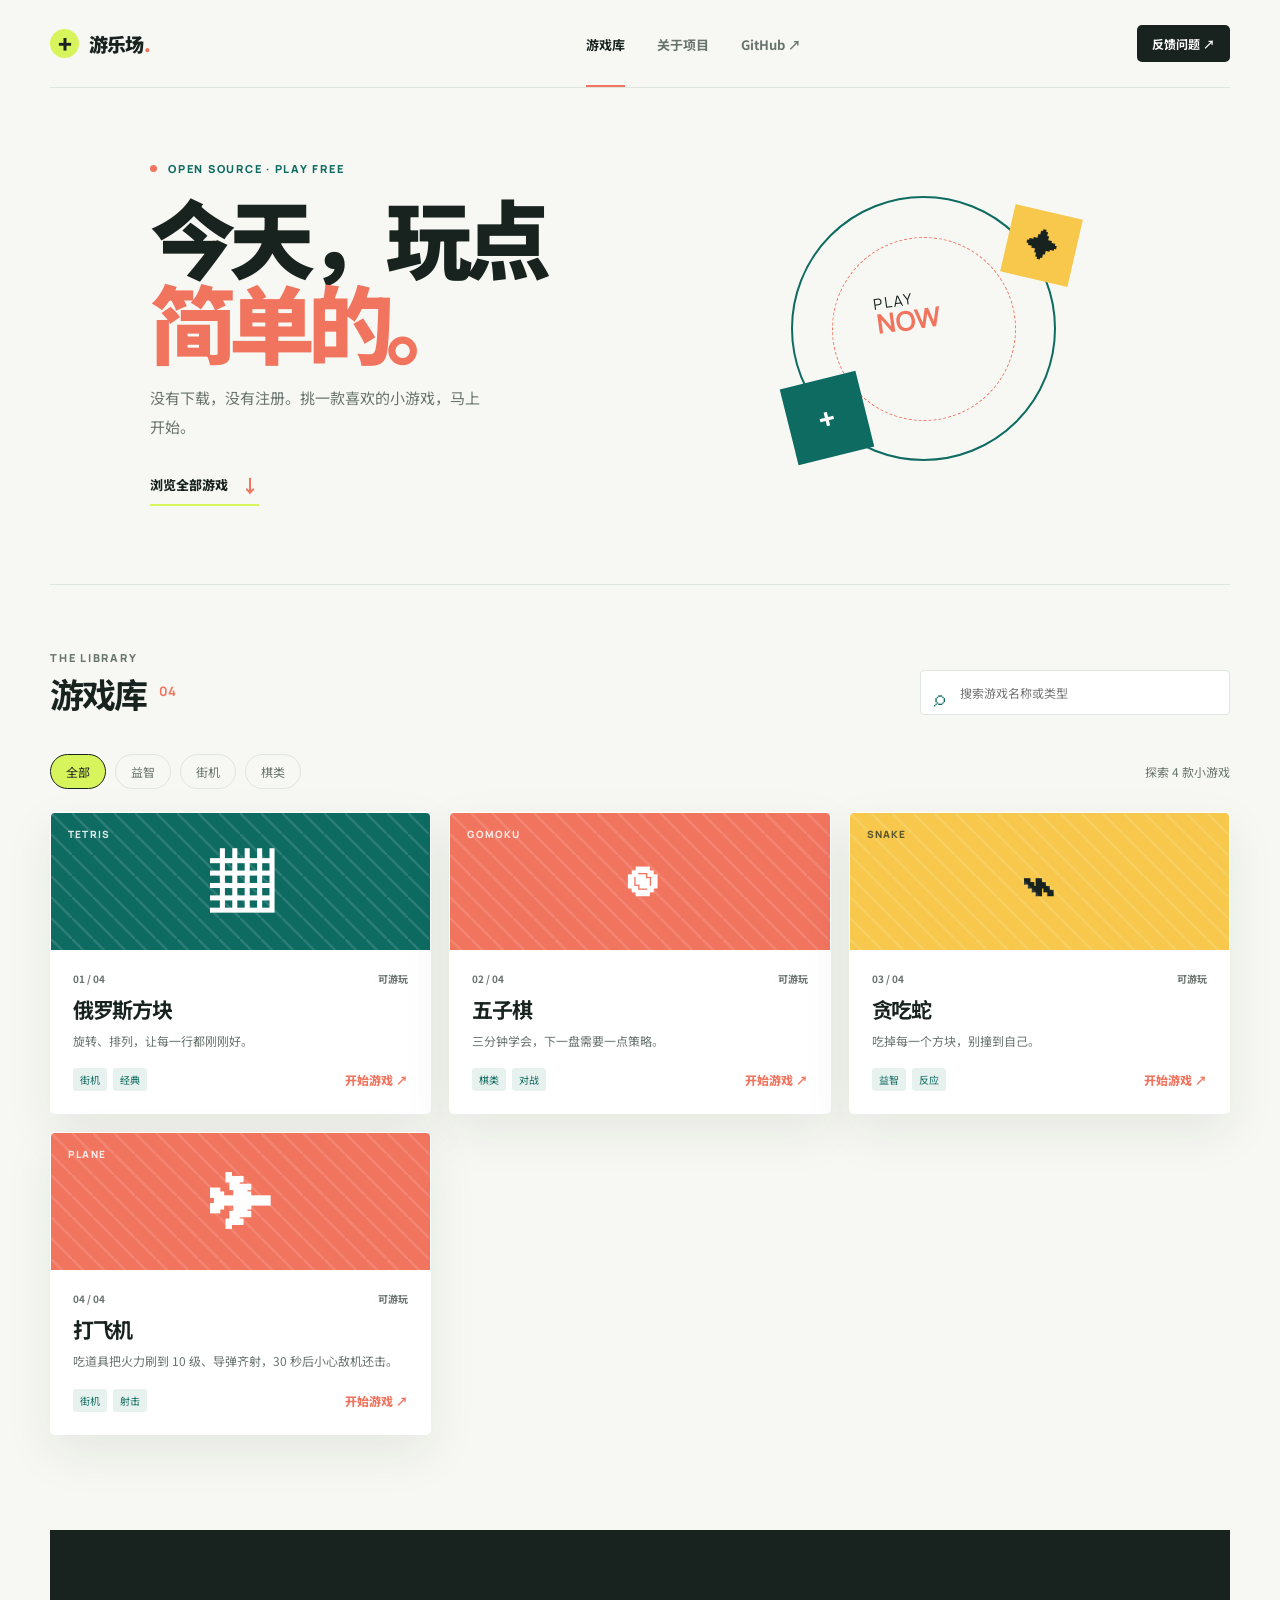
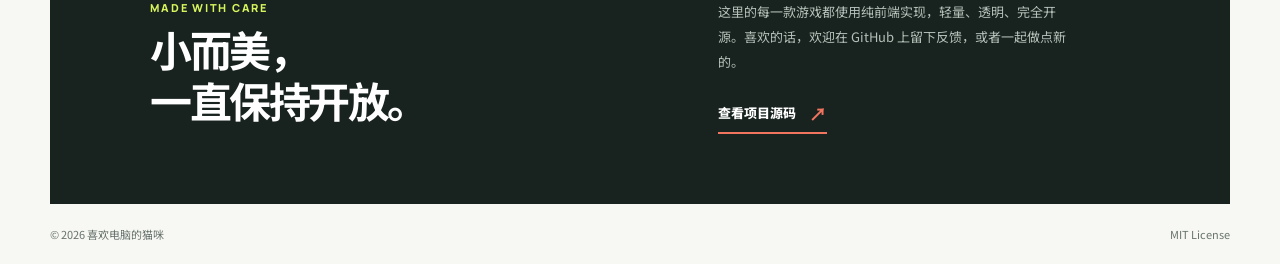
<file: index.html>
<!doctype html>
<html lang="zh-CN">
  <head>
    <meta charset="UTF-8" />
    <meta name="viewport" content="width=device-width, initial-scale=1.0" />
    <meta name="description" content="一页收集轻量、开源、即点即玩的网页小游戏。" />
    <meta name="keywords" content="小游戏,网页,开源,俄罗斯方块,五子棋,贪吃蛇" />
    <title>开源小游戏合集</title>
    <link rel="preconnect" href="https://fonts.googleapis.com" />
    <link rel="preconnect" href="https://fonts.gstatic.com" crossorigin />
    <link href="https://fonts.googleapis.com/css2?family=Manrope:wght@400;500;600;700;800&family=Noto+Sans+SC:wght@400;500;700;900&display=swap" rel="stylesheet" />
    <link rel="stylesheet" href="index.css" />
  </head>
  <body>
    <div class="page-shell">
      <header class="site-header">
        <a class="brand" href="./" aria-label="游乐场首页">
          <span class="brand-mark" aria-hidden="true">+</span>
          <span>游乐场<span class="brand-dot">.</span></span>
        </a>
        <nav class="top-nav" aria-label="主导航">
          <a class="active" href="#games">游戏库</a>
          <a href="#about">关于项目</a>
          <a href="https://github.com/xhdndmm/games" target="_blank" rel="noreferrer">GitHub ↗</a>
        </nav>
        <a class="github-button" href="https://github.com/xhdndmm/games/issues" target="_blank" rel="noreferrer">
          反馈问题 <span aria-hidden="true">↗</span>
        </a>
      </header>

      <main>
        <section class="hero" aria-labelledby="hero-title">
          <div class="hero-copy">
            <p class="eyebrow"><span class="pulse"></span> OPEN SOURCE · PLAY FREE</p>
            <h1 id="hero-title">今天，玩点<br /><em>简单的。</em></h1>
            <p class="hero-description">没有下载，没有注册。挑一款喜欢的小游戏，马上开始。</p>
            <a class="hero-link" href="#games">浏览全部游戏 <span aria-hidden="true">↓</span></a>
          </div>
          <div class="hero-art" aria-hidden="true">
            <div class="art-ring ring-one"></div>
            <div class="art-ring ring-two"></div>
            <div class="art-square square-one">✦</div>
            <div class="art-square square-two">+</div>
            <div class="art-label">PLAY<br /><strong>NOW</strong></div>
          </div>
        </section>

        <section class="library" id="games" aria-labelledby="library-title">
          <div class="section-heading">
            <div>
              <p class="section-kicker">THE LIBRARY</p>
              <h2 id="library-title">游戏库 <span id="game-count">04</span></h2>
            </div>
            <div class="search-wrap">
              <label class="sr-only" for="game-search">搜索游戏</label>
              <span class="search-icon" aria-hidden="true">⌕</span>
              <input id="game-search" type="search" placeholder="搜索游戏名称或类型" autocomplete="off" />
              <button id="clear-search" class="clear-search" type="button" aria-label="清除搜索" hidden>×</button>
              <kbd>/</kbd>
            </div>
          </div>
          <div class="toolbar">
            <div class="filters" role="group" aria-label="游戏类型筛选">
              <button class="filter-button active" type="button" data-filter="全部">全部</button>
              <button class="filter-button" type="button" data-filter="益智">益智</button>
              <button class="filter-button" type="button" data-filter="街机">街机</button>
              <button class="filter-button" type="button" data-filter="棋类">棋类</button>
            </div>
            <p class="result-note" id="result-note">探索 4 款小游戏</p>
          </div>
          <div class="game-grid" id="game-grid"></div>
          <div class="empty-state" id="empty-state" hidden>
            <span class="empty-icon">⌕</span>
            <h3>没有找到这款游戏</h3>
            <p>换个关键词试试，或者浏览全部游戏。</p>
            <button id="reset-search" type="button">清除筛选</button>
          </div>
        </section>

        <section class="about" id="about" aria-labelledby="about-title">
          <div>
            <p class="section-kicker">MADE WITH CARE</p>
            <h2 id="about-title">小而美，<br />一直保持开放。</h2>
          </div>
          <div class="about-copy">
            <p>这里的每一款游戏都使用纯前端实现，轻量、透明、完全开源。喜欢的话，欢迎在 GitHub 上留下反馈，或者一起做点新的。</p>
            <a class="text-link" href="https://github.com/xhdndmm/games" target="_blank" rel="noreferrer">
              查看项目源码 <span aria-hidden="true">↗</span>
            </a>
          </div>
        </section>
      </main>

      <footer class="site-footer">
        <span>© 2026 喜欢电脑的猫咪</span>
        <span>MIT License</span>
      </footer>
    </div>
    <script src="index.js"></script>
  </body>
</html>
</file>
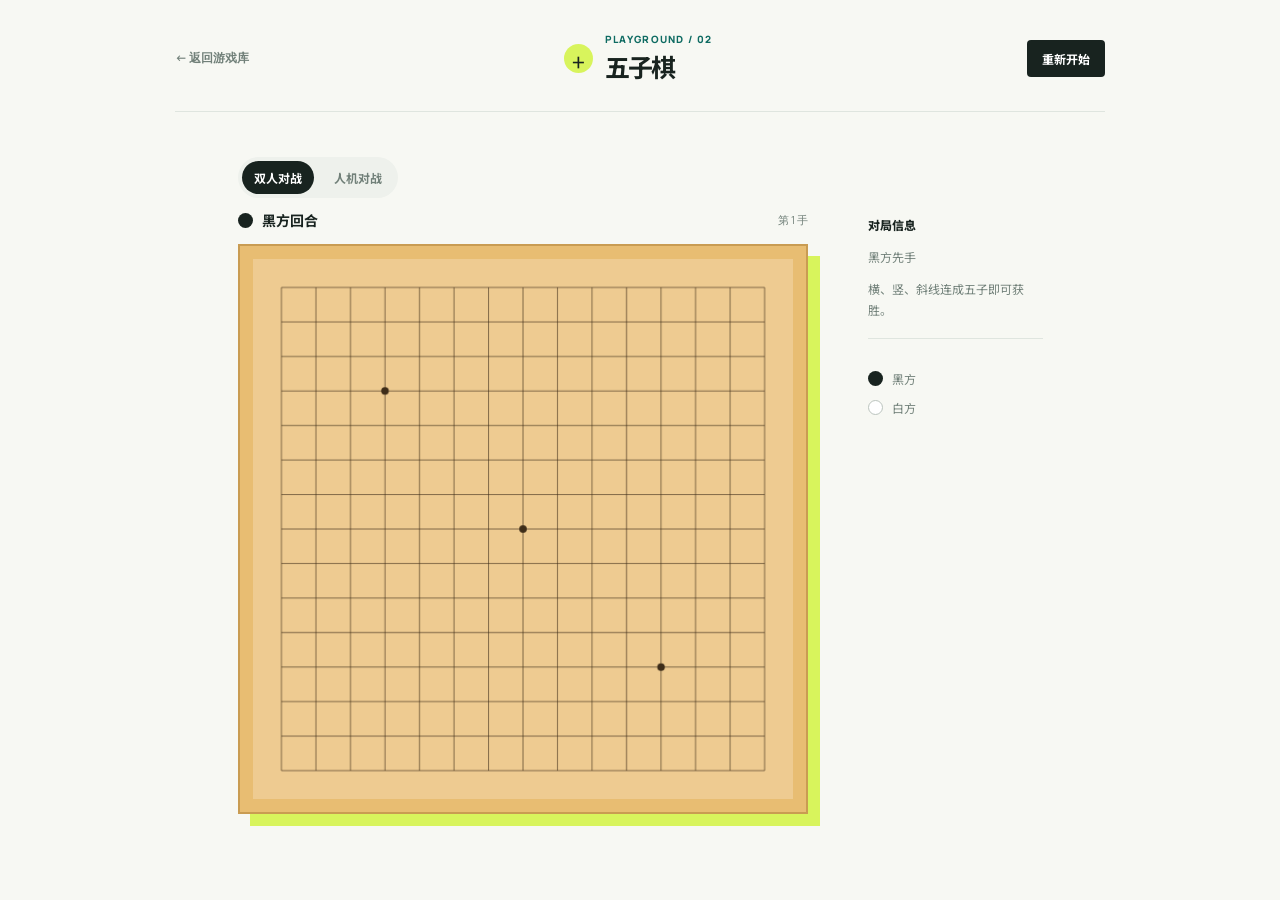
<file: games/gomoku/index.html>
<!doctype html>
<html lang="zh-CN">
  <head>
    <meta charset="UTF-8" />
    <meta name="viewport" content="width=device-width, initial-scale=1.0" />
    <title>五子棋 · 游乐场</title>
    <link rel="stylesheet" href="./css/style.css" />
  </head>
  <body>
    <main class="game-page">
      <header class="game-header">
        <a class="back-link" href="../../index.html">← 返回游戏库</a>
        <div class="game-title">
          <span class="title-mark">+</span>
          <div>
            <p>PLAYGROUND / 02</p>
            <h1>五子棋</h1>
          </div>
        </div>
        <button class="restart-button" id="restart" type="button">重新开始</button>
      </header>
      <section class="game-layout">
        <div class="board-area">
          <div class="status-bar">
            <div class="mode-toggle" aria-label="对战模式">
              <button class="mode-button active" data-mode="pvp" type="button">双人对战</button>
              <button class="mode-button" data-mode="ai" type="button">人机对战</button>
            </div>
            <div class="status">
              <span class="turn-dot black" id="turn-dot"></span>
              <strong id="status">黑方回合</strong>
              <span id="moves">第 1 手</span>
            </div>
          </div>
          <div class="board-frame">
            <canvas id="board" width="570" height="570" aria-label="五子棋棋盘"></canvas>
          </div>
        </div>
        <aside class="side-panel">
          <div class="rules">
            <span>对局信息</span>
            <p id="rule-text">黑方先手</p>
            <p>横、竖、斜线连成五子即可获胜。</p>
          </div>
          <div class="legend">
            <p><i class="black"></i>黑方</p>
            <p><i class="white"></i>白方</p>
          </div>
        </aside>
      </section>
    </main>
    <script src="./js/game.js"></script>
  </body>
</html>
</file>
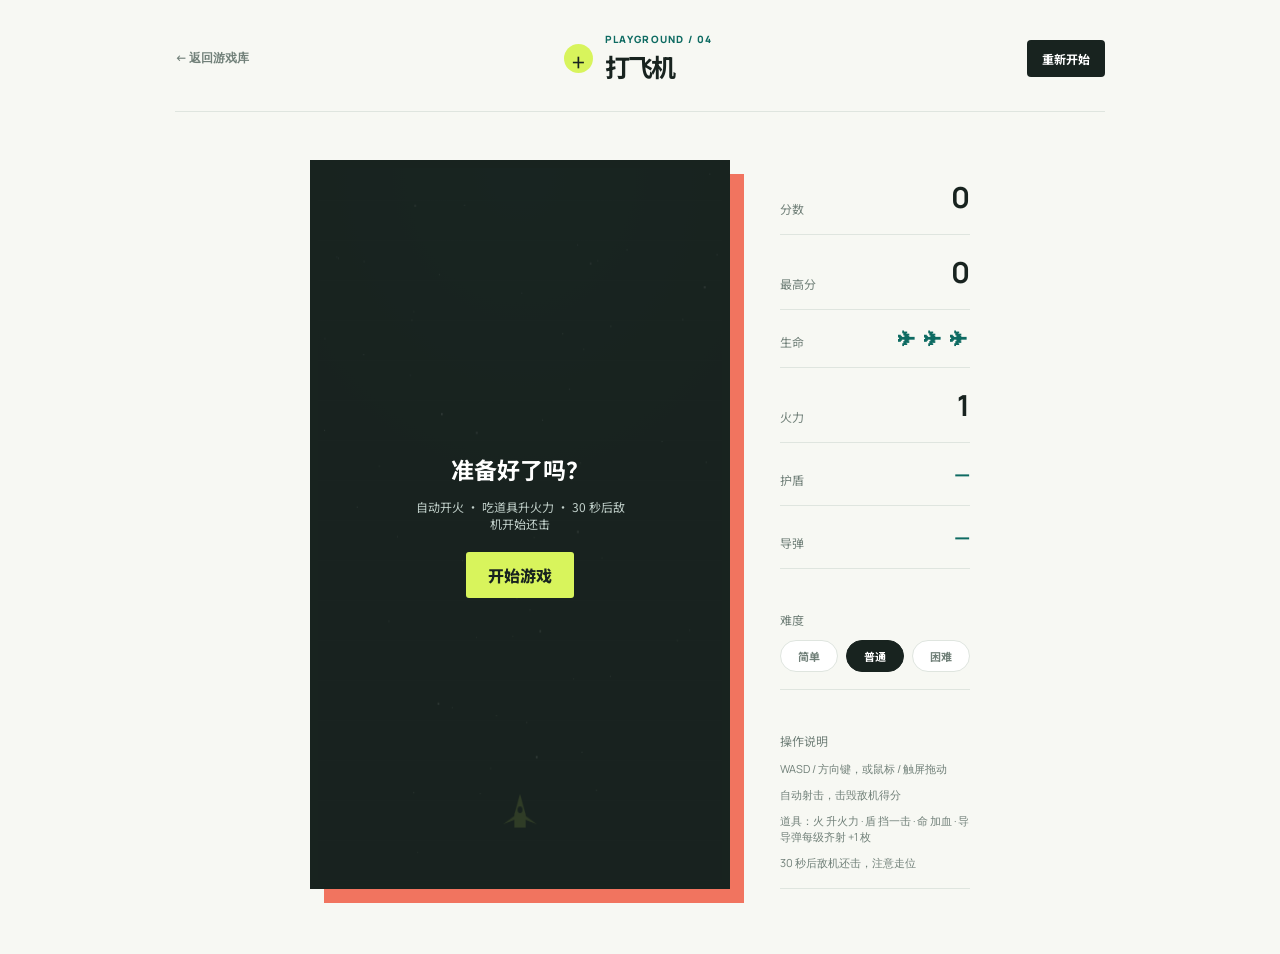
<file: games/plane/index.html>
<!doctype html>
<html lang="zh-CN">
  <head>
    <meta charset="UTF-8" />
    <meta name="viewport" content="width=device-width, initial-scale=1.0" />
    <title>打飞机 · 游乐场</title>
    <link rel="stylesheet" href="./css/style.css" />
  </head>
  <body>
    <main class="game-page">
      <header class="game-header">
        <a class="back-link" href="../../index.html">← 返回游戏库</a>
        <div class="game-title">
          <span class="title-mark">+</span>
          <div>
            <p>PLAYGROUND / 04</p>
            <h1>打飞机</h1>
          </div>
        </div>
        <button class="restart-button" id="restart" type="button">重新开始</button>
      </header>
      <section class="game-layout">
        <div class="board-wrap">
          <canvas id="board" width="480" height="640" aria-label="打飞机游戏区域"></canvas>
          <div class="overlay" id="overlay">
            <strong id="overlay-title">准备好了吗？</strong>
            <span id="overlay-copy">自动开火 · 吃道具升火力 · 30 秒后敌机开始还击</span>
            <button id="start" type="button">开始游戏</button>
          </div>
        </div>
        <aside class="side-panel">
          <div class="stat"><span>分数</span><strong id="score">0</strong></div>
          <div class="stat"><span>最高分</span><strong id="best">0</strong></div>
          <div class="stat lives"><span>生命</span><strong id="lives">✈ ✈ ✈</strong></div>
          <div class="stat"><span>火力</span><strong id="weapon">1</strong></div>
          <div class="stat shield"><span>护盾</span><strong id="shield">—</strong></div>
          <div class="stat missiles"><span>导弹</span><strong id="missiles">—</strong></div>
          <div class="difficulty">
            <span>难度</span>
            <div class="difficulty-selector" aria-label="难度选择">
              <button class="difficulty-button" data-difficulty="easy" type="button">简单</button>
              <button class="difficulty-button active" data-difficulty="normal" type="button">普通</button>
              <button class="difficulty-button" data-difficulty="hard" type="button">困难</button>
            </div>
          </div>
          <div class="controls">
            <span>操作说明</span>
            <p>WASD / 方向键，或鼠标 / 触屏拖动</p>
            <p>自动射击，击毁敌机得分</p>
            <p>道具：火 升火力 · 盾 挡一击 · 命 加血 · 导 导弹每级齐射 +1 枚</p>
            <p>30 秒后敌机还击，注意走位</p>
          </div>
          <div class="pad" aria-label="触屏方向键">
            <button data-direction="up" type="button">↑</button>
            <div>
              <button data-direction="left" type="button">←</button>
              <button data-direction="down" type="button">↓</button>
              <button data-direction="right" type="button">→</button>
            </div>
          </div>
        </aside>
      </section>
    </main>
    <script src="./js/game.js"></script>
  </body>
</html>
</file>
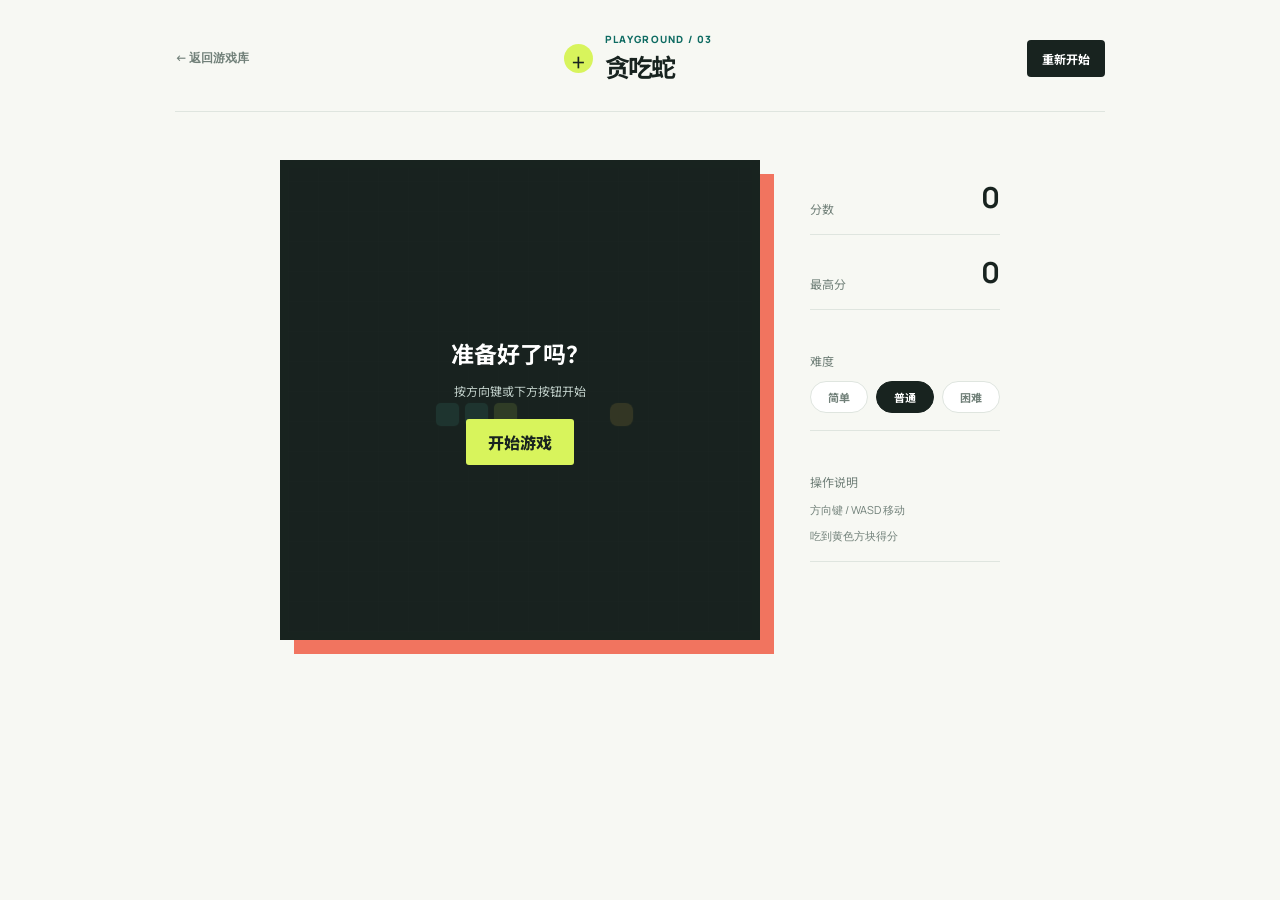
<file: games/snake/index.html>
<!doctype html>
<html lang="zh-CN">
  <head>
    <meta charset="UTF-8" />
    <meta name="viewport" content="width=device-width, initial-scale=1.0" />
    <title>贪吃蛇 · 游乐场</title>
    <link rel="stylesheet" href="./css/style.css" />
  </head>
  <body>
    <main class="game-page">
      <header class="game-header">
        <a class="back-link" href="../../index.html">← 返回游戏库</a>
        <div class="game-title">
          <span class="title-mark">+</span>
          <div>
            <p>PLAYGROUND / 03</p>
            <h1>贪吃蛇</h1>
          </div>
        </div>
        <button class="restart-button" id="restart" type="button">重新开始</button>
      </header>
      <section class="game-layout">
        <div class="board-wrap">
          <canvas id="board" width="480" height="480" aria-label="贪吃蛇游戏区域"></canvas>
          <div class="overlay" id="overlay">
            <strong id="overlay-title">准备好了吗？</strong>
            <span id="overlay-copy">按方向键或下方按钮开始</span>
            <button id="start" type="button">开始游戏</button>
          </div>
        </div>
        <aside class="side-panel">
          <div class="stat"><span>分数</span><strong id="score">0</strong></div>
          <div class="stat"><span>最高分</span><strong id="best">0</strong></div>
          <div class="difficulty">
            <span>难度</span>
            <div class="difficulty-selector" aria-label="难度选择">
              <button class="difficulty-button" data-difficulty="easy" type="button">简单</button>
              <button class="difficulty-button active" data-difficulty="normal" type="button">普通</button>
              <button class="difficulty-button" data-difficulty="hard" type="button">困难</button>
            </div>
          </div>
          <div class="controls">
            <span>操作说明</span>
            <p>方向键 / WASD 移动</p>
            <p>吃到黄色方块得分</p>
          </div>
          <div class="pad" aria-label="触屏方向键">
            <button data-direction="up" type="button">↑</button>
            <div>
              <button data-direction="left" type="button">←</button>
              <button data-direction="down" type="button">↓</button>
              <button data-direction="right" type="button">→</button>
            </div>
          </div>
        </aside>
      </section>
    </main>
    <script src="./js/game.js"></script>
  </body>
</html>
</file>
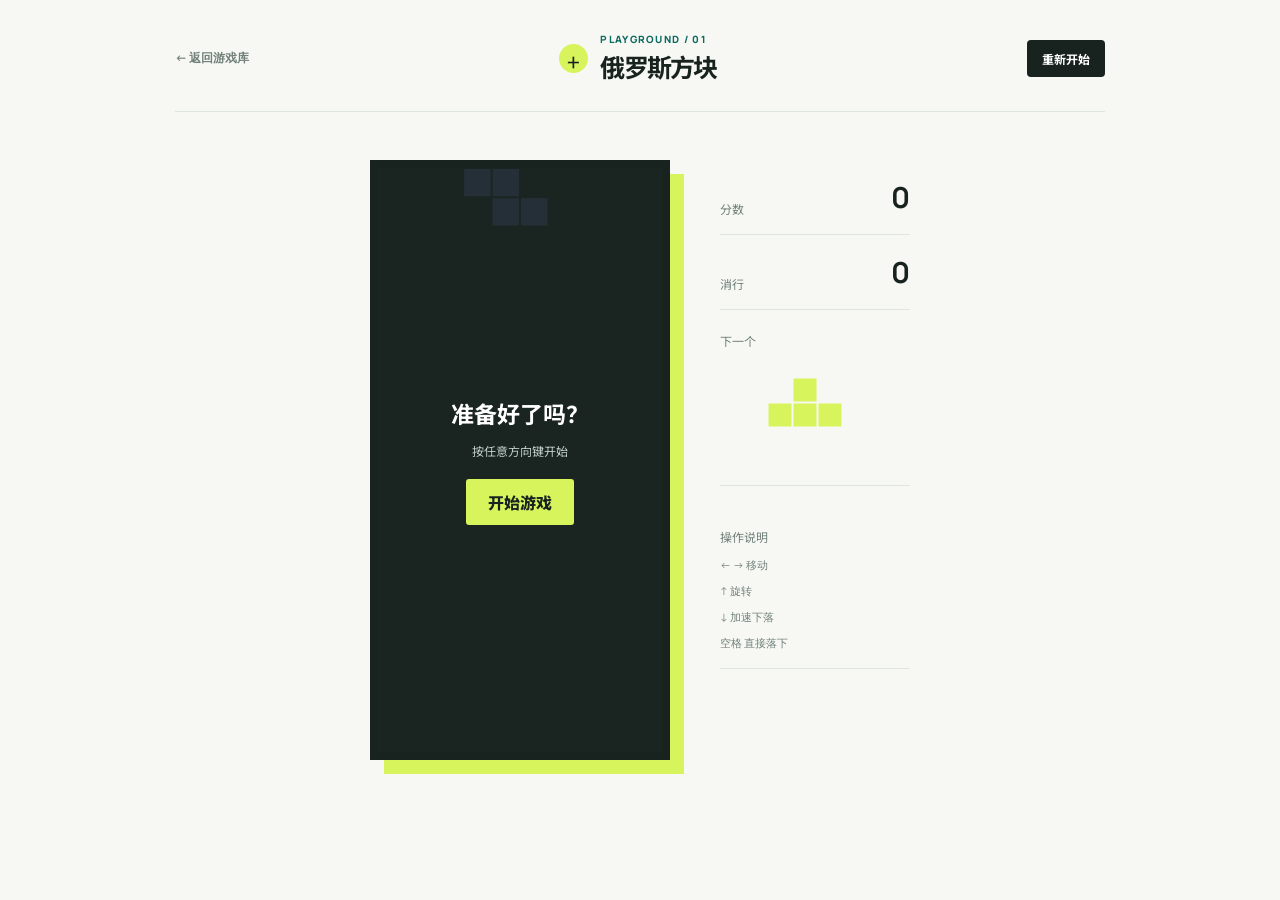
<file: games/tetris/index.html>
<!doctype html>
<html lang="zh-CN">
  <head>
    <meta charset="UTF-8" />
    <meta name="viewport" content="width=device-width, initial-scale=1.0" />
    <title>俄罗斯方块 · 游乐场</title>
    <link rel="stylesheet" href="./css/style.css" />
  </head>
  <body>
    <main class="game-page">
      <header class="game-header">
        <a class="back-link" href="../../index.html">← 返回游戏库</a>
        <div class="game-title">
          <span class="title-mark">+</span>
          <div>
            <p>PLAYGROUND / 01</p>
            <h1>俄罗斯方块</h1>
          </div>
        </div>
        <button class="restart-button" id="restart" type="button">重新开始</button>
      </header>
      <section class="game-layout">
        <div class="board-wrap">
          <canvas id="board" width="300" height="600" aria-label="俄罗斯方块游戏区域"></canvas>
          <div class="overlay" id="overlay">
            <strong id="overlay-title">准备好了吗？</strong>
            <span id="overlay-copy">按任意方向键开始</span>
            <button id="start" type="button">开始游戏</button>
          </div>
        </div>
        <aside class="side-panel">
          <div class="stat"><span>分数</span><strong id="score">0</strong></div>
          <div class="stat"><span>消行</span><strong id="lines">0</strong></div>
          <div class="next-box">
            <span>下一个</span>
            <canvas id="next" width="120" height="100"></canvas>
          </div>
          <div class="controls">
            <span>操作说明</span>
            <p>← → 移动</p>
            <p>↑ 旋转</p>
            <p>↓ 加速下落</p>
            <p>空格 直接落下</p>
          </div>
        </aside>
      </section>
    </main>
    <script src="./js/game.js"></script>
  </body>
</html>
</file>
<file: index.css>
:root {
  --ink: #18231f;
  --muted: #69736e;
  --line: #dfe5df;
  --paper: #f7f8f3;
  --white: #fff;
  --lime: #d8f45c;
  --teal: #0e6b62;
  --coral: #f1745f;
  --yellow: #f7c84b;
  --shadow: 0 18px 50px rgba(24, 35, 31, 0.08);
}

* {
  box-sizing: border-box;
}

html {
  scroll-behavior: smooth;
}

body {
  margin: 0;
  color: var(--ink);
  background: var(--paper);
  font-family: "Noto Sans SC", "Manrope", sans-serif;
}

a {
  color: inherit;
  text-decoration: none;
}

button,
input {
  font: inherit;
}

button {
  cursor: pointer;
}

.sr-only {
  position: absolute;
  width: 1px;
  height: 1px;
  padding: 0;
  margin: -1px;
  overflow: hidden;
  clip: rect(0, 0, 0, 0);
  white-space: nowrap;
  border: 0;
}

.page-shell {
  width: min(1180px, calc(100% - 48px));
  margin: 0 auto;
}

.site-header {
  display: flex;
  height: 88px;
  align-items: center;
  justify-content: space-between;
  border-bottom: 1px solid var(--line);
}

.brand {
  display: flex;
  gap: 10px;
  align-items: center;
  font-size: 19px;
  font-weight: 900;
  letter-spacing: -0.04em;
}

.brand-mark {
  display: grid;
  width: 29px;
  height: 29px;
  place-items: center;
  color: var(--ink);
  background: var(--lime);
  border-radius: 50%;
  font-size: 23px;
  line-height: 1;
}

.brand-dot {
  color: var(--coral);
}

.top-nav {
  display: flex;
  gap: 32px;
  margin-left: 100px;
  color: var(--muted);
  font-size: 13px;
  font-weight: 700;
}

.top-nav a {
  padding: 34px 0 31px;
  border-bottom: 2px solid transparent;
}

.top-nav a:hover,
.top-nav a.active {
  color: var(--ink);
  border-color: var(--coral);
}

.github-button {
  padding: 10px 15px;
  color: var(--white);
  background: var(--ink);
  border-radius: 5px;
  font-size: 12px;
  font-weight: 700;
  transition: transform 0.2s, background 0.2s;
}

.github-button:hover {
  background: var(--teal);
  transform: translateY(-2px);
}

.hero {
  display: flex;
  min-height: 470px;
  align-items: center;
  justify-content: space-between;
  padding: 73px 8.5% 78px;
  overflow: hidden;
}

.eyebrow,
.section-kicker {
  margin: 0 0 17px;
  color: var(--teal);
  font-family: "Manrope", sans-serif;
  font-size: 11px;
  font-weight: 800;
  letter-spacing: 0.16em;
}

.pulse {
  display: inline-block;
  width: 7px;
  height: 7px;
  margin-right: 7px;
  vertical-align: 1px;
  background: var(--coral);
  border-radius: 50%;
}

h1,
h2,
h3,
p {
  margin-top: 0;
}

h1 {
  margin-bottom: 21px;
  font-size: clamp(52px, 7vw, 86px);
  font-weight: 900;
  line-height: 0.99;
  letter-spacing: -0.085em;
}

h1 em {
  color: var(--coral);
  font-style: normal;
}

.hero-description {
  max-width: 330px;
  margin-bottom: 30px;
  color: var(--muted);
  font-size: 15px;
  line-height: 1.9;
}

.hero-link,
.text-link {
  display: inline-flex;
  gap: 13px;
  align-items: center;
  padding-bottom: 6px;
  color: var(--ink);
  border-bottom: 2px solid var(--lime);
  font-size: 13px;
  font-weight: 800;
}

.hero-link span,
.text-link span {
  color: var(--coral);
  font-size: 18px;
}

.hero-art {
  position: relative;
  width: 310px;
  height: 285px;
  margin-right: 5%;
}

.art-ring {
  position: absolute;
  border: 1px solid var(--teal);
  border-radius: 50%;
}

.ring-one {
  top: 5px;
  left: 20px;
  width: 265px;
  height: 265px;
  border-width: 2px;
}

.ring-two {
  top: 46px;
  left: 61px;
  width: 184px;
  height: 184px;
  border-color: var(--coral);
  border-style: dashed;
}

.art-square {
  position: absolute;
  display: grid;
  place-items: center;
  font-family: "Manrope", sans-serif;
  font-size: 31px;
  font-weight: 800;
}

.square-one {
  top: 20px;
  right: 5px;
  width: 69px;
  height: 69px;
  background: var(--yellow);
  transform: rotate(13deg);
}

.square-two {
  bottom: 19px;
  left: 17px;
  width: 78px;
  height: 78px;
  color: var(--white);
  background: var(--teal);
  transform: rotate(-14deg);
}

.art-label {
  position: absolute;
  top: 102px;
  left: 104px;
  color: var(--ink);
  font-family: "Manrope", sans-serif;
  font-size: 15px;
  line-height: 0.95;
  letter-spacing: 0.1em;
  transform: rotate(-8deg);
}

.art-label strong {
  color: var(--coral);
  font-size: 27px;
  letter-spacing: 0.02em;
}

.library {
  padding: 65px 0 95px;
  border-top: 1px solid var(--line);
}

.section-heading,
.toolbar {
  display: flex;
  align-items: end;
  justify-content: space-between;
}

.section-kicker {
  margin-bottom: 9px;
  color: var(--muted);
}

h2 {
  margin-bottom: 0;
  font-size: 34px;
  line-height: 1.2;
  letter-spacing: -0.06em;
}

h2 span {
  margin-left: 7px;
  color: var(--coral);
  font-family: "Manrope", sans-serif;
  font-size: 13px;
  letter-spacing: 0;
  vertical-align: 12px;
}

.search-wrap {
  position: relative;
  width: min(310px, 38%);
}

.search-wrap input {
  width: 100%;
  padding: 13px 57px 13px 39px;
  color: var(--ink);
  background: var(--white);
  border: 1px solid var(--line);
  border-radius: 4px;
  outline: none;
  font-size: 12px;
  transition: border 0.2s, box-shadow 0.2s;
}

.search-wrap input:focus {
  border-color: var(--teal);
  box-shadow: 0 0 0 3px rgba(14, 107, 98, 0.12);
}

.search-icon {
  position: absolute;
  top: 9px;
  left: 14px;
  color: var(--teal);
  font-size: 22px;
}

.search-wrap kbd {
  position: absolute;
  top: 11px;
  right: 12px;
  padding: 2px 6px;
  color: var(--muted);
  border: 1px solid var(--line);
  border-radius: 3px;
  font-family: "Manrope", sans-serif;
  font-size: 10px;
}

.clear-search {
  position: absolute;
  top: 8px;
  right: 9px;
  width: 25px;
  height: 25px;
  color: var(--muted);
  background: transparent;
  border: 0;
  font-size: 20px;
  line-height: 1;
}

.clear-search + kbd {
  display: none;
}

.toolbar {
  align-items: center;
  margin: 39px 0 23px;
}

.filters {
  display: flex;
  gap: 9px;
}

.filter-button {
  padding: 8px 15px;
  color: var(--muted);
  background: transparent;
  border: 1px solid var(--line);
  border-radius: 20px;
  font-size: 12px;
}

.filter-button:hover,
.filter-button.active {
  color: var(--ink);
  background: var(--lime);
  border-color: var(--ink);
}

.result-note {
  margin: 0;
  color: var(--muted);
  font-size: 12px;
}

.game-grid {
  display: grid;
  grid-template-columns: repeat(3, 1fr);
  gap: 18px;
}

.game-card {
  position: relative;
  display: flex;
  min-height: 297px;
  flex-direction: column;
  padding: 22px;
  overflow: hidden;
  background: var(--white);
  border: 1px solid transparent;
  border-radius: 5px;
  box-shadow: var(--shadow);
  animation: rise 0.45s both;
  transition: transform 0.25s, box-shadow 0.25s, border 0.25s;
}

.game-card:hover {
  border-color: var(--teal);
  box-shadow: 0 23px 50px rgba(24, 35, 31, 0.12);
  transform: translateY(-5px);
}

.game-visual {
  position: relative;
  display: grid;
  height: 137px;
  margin: -22px -22px 21px;
  place-items: center;
  overflow: hidden;
  background: var(--teal);
}

.game-card:nth-child(2n) .game-visual {
  background: var(--coral);
}

.game-card:nth-child(3n) .game-visual {
  background: var(--yellow);
}

.visual-icon {
  color: var(--white);
  font-family: "Manrope", sans-serif;
  font-size: 62px;
  font-weight: 800;
  line-height: 1;
}

.game-card:nth-child(3n) .visual-icon {
  color: var(--ink);
}

.visual-pattern {
  position: absolute;
  inset: 0;
  opacity: 0.12;
  background-image: linear-gradient(45deg, transparent 45%, #fff 46%, #fff 54%, transparent 55%);
  background-size: 21px 21px;
}

.game-label {
  position: absolute;
  top: 14px;
  left: 17px;
  color: rgba(255, 255, 255, 0.85);
  font-family: "Manrope", sans-serif;
  font-size: 10px;
  font-weight: 800;
  letter-spacing: 0.12em;
}

.game-card:nth-child(3n) .game-label {
  color: rgba(24, 35, 31, 0.7);
}

.game-content {
  display: flex;
  flex: 1;
  flex-direction: column;
}

.game-meta {
  display: flex;
  justify-content: space-between;
  margin-bottom: 8px;
  color: var(--muted);
  font-size: 10px;
  font-weight: 700;
}

.game-title {
  margin-bottom: 7px;
  font-size: 21px;
  letter-spacing: -0.06em;
}

.game-description {
  margin-bottom: 18px;
  color: var(--muted);
  font-size: 12px;
  line-height: 1.65;
}

.game-footer {
  display: flex;
  align-items: center;
  justify-content: space-between;
  margin-top: auto;
}

.tags {
  display: flex;
  gap: 6px;
}

.tag {
  padding: 4px 7px;
  color: var(--teal);
  background: #e7f1ed;
  border-radius: 3px;
  font-size: 10px;
}

.play-link {
  color: var(--coral);
  font-size: 12px;
  font-weight: 800;
}

.play-link.disabled {
  color: var(--muted);
  cursor: default;
}

.empty-state {
  padding: 65px 20px;
  text-align: center;
}

.empty-icon {
  color: var(--coral);
  font-size: 40px;
}

.empty-state h3 {
  margin: 12px 0 5px;
  font-size: 19px;
}

.empty-state p {
  color: var(--muted);
  font-size: 13px;
}

.empty-state button {
  padding: 9px 16px;
  color: var(--ink);
  background: transparent;
  border: 1px solid var(--ink);
  border-radius: 3px;
  font-size: 12px;
}

.about {
  display: grid;
  grid-template-columns: 1fr 1fr;
  gap: 16%;
  padding: 70px 8.5%;
  color: var(--white);
  background: var(--ink);
}

.about .section-kicker {
  color: var(--lime);
}

.about h2 {
  font-size: 42px;
}

.about-copy {
  align-self: end;
  max-width: 355px;
}

.about-copy p {
  margin-bottom: 25px;
  color: #b4c0b9;
  font-size: 13px;
  line-height: 1.9;
}

.about .text-link {
  color: var(--white);
  border-color: var(--coral);
}

.site-footer {
  display: flex;
  justify-content: space-between;
  padding: 22px 0;
  color: var(--muted);
  font-size: 11px;
}

@keyframes rise {
  from {
    opacity: 0;
    transform: translateY(12px);
  }

  to {
    opacity: 1;
    transform: translateY(0);
  }
}

@media (max-width: 720px) {
  .page-shell {
    width: min(100% - 32px, 560px);
  }

  .site-header {
    height: 70px;
  }

  .top-nav {
    display: none;
  }

  .github-button {
    padding: 9px 11px;
  }

  .hero {
    display: block;
    min-height: 0;
    padding: 66px 5% 58px;
  }

  h1 {
    font-size: 57px;
  }

  .hero-art {
    width: 260px;
    height: 230px;
    margin: 52px auto 0;
    transform: scale(0.86);
  }

  .section-heading {
    display: block;
  }

  .search-wrap {
    width: 100%;
    margin-top: 25px;
  }

  .toolbar {
    display: block;
    margin-top: 28px;
  }

  .filters {
    overflow-x: auto;
    padding-bottom: 5px;
  }

  .filter-button {
    flex: 0 0 auto;
  }

  .result-note {
    margin-top: 15px;
  }

  .game-grid {
    grid-template-columns: 1fr;
  }

  .about {
    grid-template-columns: 1fr;
    gap: 35px;
    padding: 55px 8%;
  }

  .about h2 {
    font-size: 35px;
  }

  .site-footer {
    flex-wrap: wrap;
    gap: 12px;
  }
}
</file>
<file: games/gomoku/css/style.css>
@import url("https://fonts.googleapis.com/css2?family=Manrope:wght@500;700;800&family=Noto+Sans+SC:wght@400;700;900&display=swap");

:root {
  --ink: #18231f;
  --muted: #718079;
  --paper: #f7f8f3;
  --teal: #0e6b62;
  --coral: #f1745f;
  --lime: #d8f45c;
  --wood: #e8bd72;
  --line: #dfe5df;
}

* {
  box-sizing: border-box;
}

body {
  margin: 0;
  color: var(--ink);
  background: var(--paper);
  font-family: "Noto Sans SC", sans-serif;
}

button {
  font: inherit;
  cursor: pointer;
}

.game-page {
  width: min(930px, calc(100% - 36px));
  margin: 0 auto;
  padding: 32px 0 65px;
}

.game-header {
  display: flex;
  align-items: center;
  justify-content: space-between;
  padding-bottom: 27px;
  border-bottom: 1px solid var(--line);
}

.back-link {
  color: var(--muted);
  font-family: Manrope, sans-serif;
  font-size: 12px;
  font-weight: 700;
  text-decoration: none;
}

.back-link:hover {
  color: var(--coral);
}

.game-title {
  display: flex;
  gap: 12px;
  align-items: center;
}

.title-mark {
  display: grid;
  width: 29px;
  height: 29px;
  place-items: center;
  background: var(--lime);
  border-radius: 50%;
  font-size: 23px;
}

.game-title p {
  margin: 0 0 2px;
  color: var(--teal);
  font-family: Manrope, sans-serif;
  font-size: 10px;
  font-weight: 800;
  letter-spacing: 0.13em;
}

h1 {
  margin: 0;
  font-size: 25px;
  letter-spacing: -0.07em;
}

.restart-button {
  padding: 10px 15px;
  color: #fff;
  background: var(--ink);
  border: 0;
  border-radius: 4px;
  font-size: 12px;
  font-weight: 700;
}

.restart-button:hover {
  background: var(--teal);
}

.game-layout {
  display: flex;
  gap: 60px;
  justify-content: center;
  padding-top: 45px;
}

.board-area {
  width: 570px;
}

.status-bar {
  margin: 0 0 14px;
}

.mode-toggle {
  display: inline-flex;
  gap: 8px;
  padding: 4px;
  margin-bottom: 12px;
  background: #eef1ec;
  border-radius: 999px;
}

.mode-button {
  padding: 8px 12px;
  border: 0;
  border-radius: 999px;
  background: transparent;
  color: var(--muted);
  font-size: 12px;
  font-weight: 700;
}

.mode-button.active {
  background: var(--ink);
  color: #fff;
}

.status {
  display: flex;
  gap: 9px;
  align-items: center;
}

.status strong {
  font-size: 14px;
}

.status span:last-child {
  margin-left: auto;
  color: var(--muted);
  font-family: Manrope, sans-serif;
  font-size: 11px;
}

.turn-dot,
.legend i {
  display: inline-block;
  width: 15px;
  height: 15px;
  border-radius: 50%;
}

.black {
  background: var(--ink);
}

.white {
  background: #fff;
  border: 1px solid #bbc4be;
}

.board-frame {
  padding: 13px;
  background: var(--wood);
  border: 2px solid #c99c52;
  box-shadow: 12px 12px 0 var(--lime);
}

#board {
  display: block;
  width: 100%;
  height: auto;
  background: #eecb91;
  cursor: pointer;
}

.side-panel {
  width: 175px;
  padding-top: 36px;
}

.rules {
  padding: 18px 0;
  border-bottom: 1px solid var(--line);
}

.rules > span {
  font-size: 12px;
  font-weight: 800;
}

.rules p {
  margin: 12px 0 0;
  color: var(--muted);
  font-size: 12px;
  line-height: 1.7;
}

.legend {
  padding-top: 19px;
}

.legend p {
  display: flex;
  gap: 9px;
  align-items: center;
  margin: 12px 0;
  color: var(--muted);
  font-size: 12px;
}

@media (max-width: 720px) {
  .game-page {
    width: min(100% - 28px, 520px);
    padding-top: 22px;
  }

  .game-header {
    flex-wrap: wrap;
    gap: 18px;
  }

  .game-title {
    order: -1;
    width: 100%;
  }

  .game-layout {
    display: block;
    padding-top: 32px;
  }

  .board-area {
    width: 100%;
  }

  .mode-toggle {
    width: 100%;
    justify-content: center;
  }

  .board-frame {
    padding: 8px;
    box-shadow: 8px 8px 0 var(--lime);
  }

  .side-panel {
    display: flex;
    width: 100%;
    gap: 30px;
    padding-top: 35px;
  }

  .legend {
    padding-top: 0;
  }
}
</file>
<file: games/plane/css/style.css>
@import url("https://fonts.googleapis.com/css2?family=Manrope:wght@500;700;800&family=Noto+Sans+SC:wght@400;700;900&display=swap");

:root {
  --ink: #18231f;
  --muted: #718079;
  --paper: #f7f8f3;
  --teal: #0e6b62;
  --coral: #f1745f;
  --lime: #d8f45c;
  --yellow: #f7c84b;
  --line: #dfe5df;
}

* {
  box-sizing: border-box;
}

body {
  margin: 0;
  color: var(--ink);
  background: var(--paper);
  font-family: "Noto Sans SC", sans-serif;
}

button {
  font: inherit;
  cursor: pointer;
}

.game-page {
  width: min(930px, calc(100% - 36px));
  margin: 0 auto;
  padding: 32px 0 65px;
}

.game-header {
  display: flex;
  align-items: center;
  justify-content: space-between;
  padding-bottom: 27px;
  border-bottom: 1px solid var(--line);
}

.back-link {
  color: var(--muted);
  font-family: Manrope, sans-serif;
  font-size: 12px;
  font-weight: 700;
  text-decoration: none;
}

.back-link:hover {
  color: var(--coral);
}

.game-title {
  display: flex;
  gap: 12px;
  align-items: center;
}

.title-mark {
  display: grid;
  width: 29px;
  height: 29px;
  place-items: center;
  background: var(--lime);
  border-radius: 50%;
  font-size: 23px;
}

.game-title p {
  margin: 0 0 2px;
  color: var(--teal);
  font-family: Manrope, sans-serif;
  font-size: 10px;
  font-weight: 800;
  letter-spacing: 0.13em;
}

h1 {
  margin: 0;
  font-size: 25px;
  letter-spacing: -0.07em;
}

.restart-button {
  padding: 10px 15px;
  color: #fff;
  background: var(--ink);
  border: 0;
  border-radius: 4px;
  font-size: 12px;
  font-weight: 700;
}

.restart-button:hover {
  background: var(--teal);
}

.game-layout {
  display: flex;
  gap: 50px;
  justify-content: center;
  padding-top: 48px;
}

.board-wrap {
  position: relative;
  width: min(420px, 100%);
  aspect-ratio: 3 / 4;
  background: var(--ink);
  border: 8px solid var(--ink);
  box-shadow: 14px 14px 0 var(--coral);
}

#board {
  display: block;
  width: 100%;
  height: 100%;
  touch-action: none;
  cursor: crosshair;
  background:
    radial-gradient(
      120% 80% at 50% 0%,
      rgba(14, 107, 98, 0.25) 0%,
      transparent 60%
    ),
    repeating-linear-gradient(
      0deg,
      rgba(255, 255, 255, 0.035) 0 1px,
      transparent 1px 40px
    ),
    var(--ink);
}

.overlay {
  position: absolute;
  inset: 0;
  display: flex;
  flex-direction: column;
  align-items: center;
  justify-content: center;
  gap: 12px;
  color: #fff;
  background: rgba(24, 35, 31, 0.88);
  text-align: center;
}

.overlay[hidden] {
  display: none;
}

.overlay strong {
  font-size: 23px;
}

.overlay span {
  color: #c1d0ca;
  font-size: 12px;
  max-width: 220px;
}

.overlay button {
  margin-top: 8px;
  padding: 11px 22px;
  color: var(--ink);
  background: var(--lime);
  border: 0;
  border-radius: 3px;
  font-weight: 800;
}

.side-panel {
  width: 190px;
}

.stat,
.controls,
.difficulty {
  padding: 17px 0;
  border-bottom: 1px solid var(--line);
}

.stat {
  display: flex;
  align-items: end;
  justify-content: space-between;
}

.stat span,
.controls > span,
.difficulty > span {
  color: var(--muted);
  font-size: 12px;
}

.stat strong {
  font-family: Manrope, sans-serif;
  font-size: 29px;
}

.stat.lives strong {
  font-size: 17px;
  letter-spacing: 3px;
  color: var(--teal);
}

.stat.shield strong,
.stat.missiles strong {
  font-size: 21px;
  color: var(--teal);
}

.difficulty {
  margin-top: 20px;
}

.difficulty-selector {
  display: flex;
  gap: 8px;
  margin-top: 10px;
}

.difficulty-button {
  flex: 1;
  padding: 7px 6px;
  border: 1px solid var(--line);
  border-radius: 999px;
  background: #fff;
  color: var(--muted);
  font-size: 11px;
  font-weight: 700;
}

.difficulty-button.active {
  background: var(--ink);
  color: #fff;
  border-color: var(--ink);
}

.controls {
  margin-top: 20px;
}

.controls p {
  margin: 10px 0 0;
  color: var(--muted);
  font-family: Manrope, sans-serif;
  font-size: 11px;
}

.pad {
  display: none;
  margin-top: 23px;
  text-align: center;
  user-select: none;
  -webkit-user-select: none;
}

.pad div {
  display: flex;
  justify-content: center;
}

.pad button {
  width: 42px;
  height: 38px;
  margin: 2px;
  color: var(--ink);
  background: #fff;
  border: 1px solid var(--line);
  border-radius: 4px;
  font-size: 19px;
}

.pad button:active {
  background: var(--lime);
}

@media (max-width: 700px) {
  .game-page {
    width: min(100% - 28px, 500px);
    padding-top: 22px;
  }

  .game-header {
    flex-wrap: wrap;
    gap: 18px;
  }

  .game-title {
    order: -1;
    width: 100%;
  }

  .game-layout {
    display: block;
    padding-top: 35px;
  }

  .board-wrap {
    margin: 0 auto;
    box-shadow: 8px 8px 0 var(--coral);
  }

  .side-panel {
    display: grid;
    width: 100%;
    grid-template-columns: 1fr 1fr;
    gap: 0 24px;
    padding-top: 30px;
  }

  .controls {
    grid-column: span 2;
  }

  .difficulty {
    grid-column: span 2;
  }

  .pad {
    display: block;
    grid-column: span 2;
  }
}
</file>
<file: games/snake/css/style.css>
@import url("https://fonts.googleapis.com/css2?family=Manrope:wght@500;700;800&family=Noto+Sans+SC:wght@400;700;900&display=swap");

:root {
  --ink: #18231f;
  --muted: #718079;
  --paper: #f7f8f3;
  --teal: #0e6b62;
  --coral: #f1745f;
  --lime: #d8f45c;
  --yellow: #f7c84b;
  --line: #dfe5df;
}

* {
  box-sizing: border-box;
}

body {
  margin: 0;
  color: var(--ink);
  background: var(--paper);
  font-family: "Noto Sans SC", sans-serif;
}

button {
  font: inherit;
  cursor: pointer;
}

.game-page {
  width: min(930px, calc(100% - 36px));
  margin: 0 auto;
  padding: 32px 0 65px;
}

.game-header {
  display: flex;
  align-items: center;
  justify-content: space-between;
  padding-bottom: 27px;
  border-bottom: 1px solid var(--line);
}

.back-link {
  color: var(--muted);
  font-family: Manrope, sans-serif;
  font-size: 12px;
  font-weight: 700;
  text-decoration: none;
}

.back-link:hover {
  color: var(--coral);
}

.game-title {
  display: flex;
  gap: 12px;
  align-items: center;
}

.title-mark {
  display: grid;
  width: 29px;
  height: 29px;
  place-items: center;
  background: var(--lime);
  border-radius: 50%;
  font-size: 23px;
}

.game-title p {
  margin: 0 0 2px;
  color: var(--teal);
  font-family: Manrope, sans-serif;
  font-size: 10px;
  font-weight: 800;
  letter-spacing: 0.13em;
}

h1 {
  margin: 0;
  font-size: 25px;
  letter-spacing: -0.07em;
}

.restart-button {
  padding: 10px 15px;
  color: #fff;
  background: var(--ink);
  border: 0;
  border-radius: 4px;
  font-size: 12px;
  font-weight: 700;
}

.restart-button:hover {
  background: var(--teal);
}

.game-layout {
  display: flex;
  gap: 50px;
  justify-content: center;
  padding-top: 48px;
}

.board-wrap {
  position: relative;
  width: min(480px, 100%);
  aspect-ratio: 1;
  background: var(--ink);
  border: 8px solid var(--ink);
  box-shadow: 14px 14px 0 var(--coral);
}

#board {
  display: block;
  width: 100%;
  height: 100%;
  background:
    repeating-linear-gradient(
      0deg,
      rgba(255, 255, 255, 0.035) 0 1px,
      transparent 1px 30px
    ),
    repeating-linear-gradient(
      90deg,
      rgba(255, 255, 255, 0.035) 0 1px,
      transparent 1px 30px
    );
}

.overlay {
  position: absolute;
  inset: 0;
  display: flex;
  flex-direction: column;
  align-items: center;
  justify-content: center;
  gap: 12px;
  color: #fff;
  background: rgba(24, 35, 31, 0.88);
  text-align: center;
}

.overlay[hidden] {
  display: none;
}

.overlay strong {
  font-size: 23px;
}

.overlay span {
  color: #c1d0ca;
  font-size: 12px;
}

.overlay button {
  margin-top: 8px;
  padding: 11px 22px;
  color: var(--ink);
  background: var(--lime);
  border: 0;
  border-radius: 3px;
  font-weight: 800;
}

.side-panel {
  width: 190px;
}

.stat,
.controls,
.difficulty {
  padding: 17px 0;
  border-bottom: 1px solid var(--line);
}

.stat {
  display: flex;
  align-items: end;
  justify-content: space-between;
}

.stat span,
.controls > span,
.difficulty > span {
  color: var(--muted);
  font-size: 12px;
}

.stat strong {
  font-family: Manrope, sans-serif;
  font-size: 29px;
}

.difficulty {
  margin-top: 20px;
}

.difficulty-selector {
  display: flex;
  gap: 8px;
  margin-top: 10px;
}

.difficulty-button {
  flex: 1;
  padding: 7px 6px;
  border: 1px solid var(--line);
  border-radius: 999px;
  background: #fff;
  color: var(--muted);
  font-size: 11px;
  font-weight: 700;
}

.difficulty-button.active {
  background: var(--ink);
  color: #fff;
  border-color: var(--ink);
}

.controls {
  margin-top: 20px;
}

.controls p {
  margin: 10px 0 0;
  color: var(--muted);
  font-family: Manrope, sans-serif;
  font-size: 11px;
}

.pad {
  display: none;
  margin-top: 23px;
  text-align: center;
}

.pad div {
  display: flex;
  justify-content: center;
}

.pad button {
  width: 42px;
  height: 38px;
  margin: 2px;
  color: var(--ink);
  background: #fff;
  border: 1px solid var(--line);
  border-radius: 4px;
  font-size: 19px;
}

.pad button:active {
  background: var(--lime);
}

@media (max-width: 700px) {
  .game-page {
    width: min(100% - 28px, 500px);
    padding-top: 22px;
  }

  .game-header {
    flex-wrap: wrap;
    gap: 18px;
  }

  .game-title {
    order: -1;
    width: 100%;
  }

  .game-layout {
    display: block;
    padding-top: 35px;
  }

  .board-wrap {
    margin: 0 auto;
    box-shadow: 8px 8px 0 var(--coral);
  }

  .side-panel {
    display: grid;
    width: 100%;
    grid-template-columns: 1fr 1fr;
    gap: 0 24px;
    padding-top: 30px;
  }

  .controls {
    grid-column: span 2;
  }

  .difficulty {
    grid-column: span 2;
  }

  .pad {
    display: block;
    grid-column: span 2;
  }
}
</file>
<file: games/tetris/css/style.css>
@import url("https://fonts.googleapis.com/css2?family=Manrope:wght@500;700;800&family=Noto+Sans+SC:wght@400;700;900&display=swap");

:root {
  --ink: #18231f;
  --muted: #718079;
  --paper: #f7f8f3;
  --teal: #0e6b62;
  --coral: #f1745f;
  --lime: #d8f45c;
  --line: #dfe5df;
}

* { box-sizing: border-box; }
body { margin: 0; color: var(--ink); background: var(--paper); font-family: "Noto Sans SC", sans-serif; }
button { font: inherit; cursor: pointer; }
.game-page { width: min(930px, calc(100% - 36px)); margin: 0 auto; padding: 32px 0 65px; }
.game-header { display: flex; align-items: center; justify-content: space-between; padding-bottom: 27px; border-bottom: 1px solid var(--line); }
.back-link { color: var(--muted); font-family: Manrope, sans-serif; font-size: 12px; font-weight: 700; text-decoration: none; }
.back-link:hover { color: var(--coral); }
.game-title { display: flex; gap: 12px; align-items: center; }
.title-mark { display: grid; width: 29px; height: 29px; place-items: center; color: var(--ink); background: var(--lime); border-radius: 50%; font-size: 23px; }
.game-title p { margin: 0 0 2px; color: var(--teal); font-family: Manrope, sans-serif; font-size: 10px; font-weight: 800; letter-spacing: .13em; }
h1 { margin: 0; font-size: 25px; letter-spacing: -.07em; }
.restart-button { padding: 10px 15px; color: var(--white, #fff); background: var(--ink); border: 0; border-radius: 4px; font-size: 12px; font-weight: 700; }
.restart-button:hover { background: var(--teal); }
.game-layout { display: flex; gap: 50px; justify-content: center; padding-top: 48px; }
.board-wrap { position: relative; width: 300px; height: 600px; background: #263732; border: 8px solid var(--ink); box-shadow: 14px 14px 0 var(--lime); }
#board { display: block; width: 100%; height: 100%; background: repeating-linear-gradient(0deg, rgba(255,255,255,.025) 0 1px, transparent 1px 30px), repeating-linear-gradient(90deg, rgba(255,255,255,.025) 0 1px, transparent 1px 30px); }
.overlay { position: absolute; inset: 0; display: flex; flex-direction: column; align-items: center; justify-content: center; gap: 12px; color: var(--white, #fff); background: rgba(24,35,31,.88); text-align: center; }
.overlay[hidden] { display: none; }
.overlay strong { font-size: 23px; }
.overlay span { color: #c1d0ca; font-size: 12px; }
.overlay button { margin-top: 8px; padding: 11px 22px; color: var(--ink); background: var(--lime); border: 0; border-radius: 3px; font-weight: 800; }
.side-panel { width: 190px; }
.stat, .next-box, .controls { padding: 17px 0; border-bottom: 1px solid var(--line); }
.stat { display: flex; align-items: end; justify-content: space-between; }
.stat span, .next-box > span, .controls > span { color: var(--muted); font-size: 12px; }
.stat strong { font-family: Manrope, sans-serif; font-size: 29px; }
.next-box canvas { display: block; margin: 14px auto 3px; }
.controls { margin-top: 20px; }
.controls p { margin: 10px 0 0; color: var(--muted); font-family: Manrope, sans-serif; font-size: 11px; }

@media (max-width: 650px) {
  .game-page { width: min(100% - 28px, 400px); padding-top: 22px; }
  .game-header { flex-wrap: wrap; gap: 18px; }
  .game-title { order: -1; width: 100%; }
  .game-layout { flex-direction: column; gap: 38px; align-items: center; padding-top: 35px; }
  .side-panel { display: grid; width: 300px; grid-template-columns: 1fr 1fr; gap: 0 24px; }
  .next-box, .controls { grid-column: span 2; }
}
</file>
